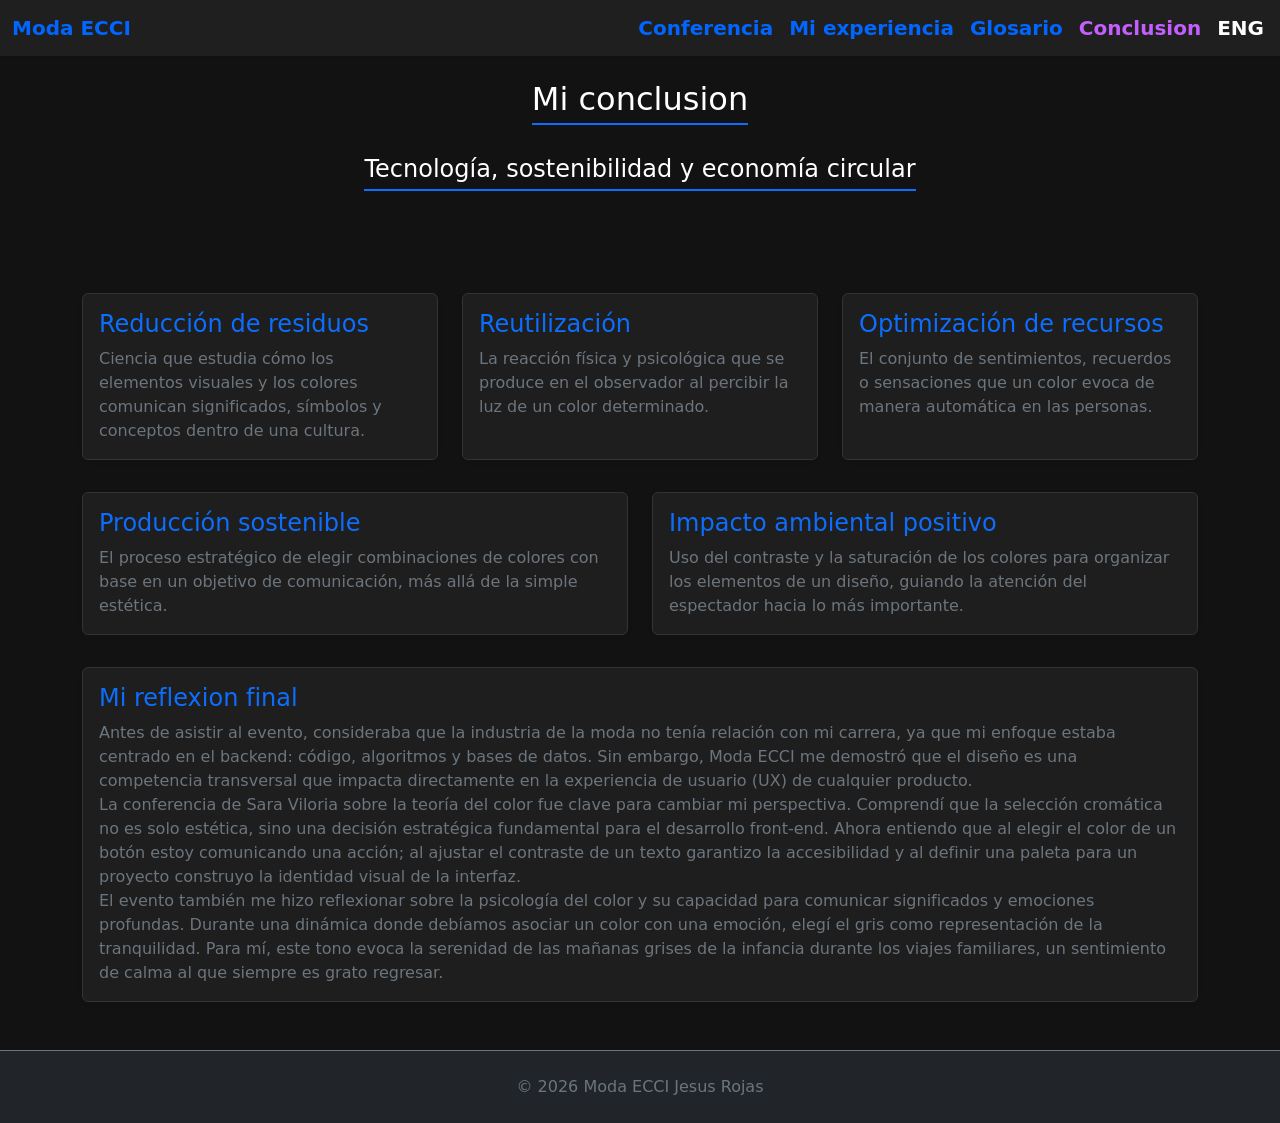
<file: conclusion.html>
<!DOCTYPE html>
<html lang="es" data-bs-theme="dark">

<head>
    <meta charset="UTF-8">
    <meta name="viewport" content="width=device-width, initial-scale=1.0">
    <title>Conferencia de Innovación Tecnológica 2026</title>

    <script src="https://cdn.jsdelivr.net/npm/bootstrap@5.3.2/dist/js/bootstrap.bundle.min.js"></script>
    <link href="https://cdn.jsdelivr.net/npm/bootstrap@5.3.2/dist/css/bootstrap.min.css" rel="stylesheet">
    <link rel="stylesheet" href="CSS/styles.css">

</head>

<body>

    <nav class="navbar navbar-expand-lg navbar-dark shadow-sm">
        <div class="container">
            <a class="navigation navbar-brand fw-bold" href="index.html">Moda ECCI</a>
        </div>
        <a class="navigation navbar-brand fw-bold" href="conferencia.html">Conferencia</a>
        <a class="navigation navbar-brand fw-bold" href="miExperiencia.html">Mi experiencia</a>
        <a class="navigation navbar-brand fw-bold" href="glosario.html">Glosario</a>
        <a class="active navigation navbar-brand fw-bold" href="conclusion.html">Conclusion</a>
        <a class="navbar-brand fw-bold" href="inglesconclusion.html">ENG</a>
    </nav>

    <header class="container mt-4 mb-5">
        <div class="text-center">
            <h2 class="section-title">Mi conclusion</h2>
        </div>
        <div class="text-center">
            <h4 class="section-title">Tecnología, sostenibilidad y economía circular</h3>
        </div>
    </header>

    <main class="container mb-5">

        <div class="row row-cols-1 row-cols-md-2 row-cols-lg-3 g-4 mt-2">

            <div class="col">
                <div class="card h-100 shadow-sm">
                    <div class="card-body">
                        <h4 class="card-title text-primary">Reducción de residuos</h4>
                        <p class="card-text text-secondary">
                            Ciencia que estudia cómo los elementos visuales y los colores comunican significados, símbolos y conceptos dentro de una cultura.
                        </p>
                    </div>
                </div>
            </div>

            <div class="col">
                <div class="card h-100 shadow-sm">
                    <div class="card-body">
                        <h4 class="card-title text-primary">Reutilización</h4>
                        <p class="card-text text-secondary">
                            La reacción física y psicológica que se produce en el observador al percibir la luz de un color determinado.
                        </p>
                    </div>
                </div>
            </div>

            <div class="col">
                <div class="card h-100 shadow-sm">
                    <div class="card-body">
                        <h4 class="card-title text-primary">Optimización de recursos</h4>
                        <p class="card-text text-secondary">
                            El conjunto de sentimientos, recuerdos o sensaciones que un color evoca de manera automática en las personas.
                        </p>
                    </div>
                </div>
            </div>
        </div>

        <div class="row row-cols-1 row-cols-md-2 g-4 mt-2">

            <div class="col">
                <div class="card h-100 shadow-sm">
                    <div class="card-body">
                        <h4 class="card-title text-primary">Producción sostenible</h4>
                        <p class="card-text text-secondary">
                            El proceso estratégico de elegir combinaciones de colores con base en un objetivo de comunicación, más allá de la simple estética.
                        </p>
                    </div>
                </div>
            </div>
            
            <div class="col">
                <div class="card h-100 shadow-sm">
                    <div class="card-body">
                        <h4 class="card-title text-primary">Impacto ambiental positivo</h4>
                        <p class="card-text text-secondary">
                            Uso del contraste y la saturación de los colores para organizar los elementos de un diseño, guiando la atención del espectador hacia lo más importante.
                        </p>
                    </div>
                </div>
            </div>
        </div>
        <div class="row row-cols-1 g-4 mt-2">

            <div class="col">
                <div class="card h-100 shadow-sm">
                    <div class="card-body">
                        <h4 class="card-title text-primary">Mi reflexion final</h4>
                        <p class="card-text text-secondary">
                            Antes de asistir al evento, consideraba que la industria de la moda no tenía relación con mi carrera, ya que mi enfoque estaba centrado en el backend: código, algoritmos y bases de datos. Sin embargo, Moda ECCI me demostró que el diseño es una competencia transversal que impacta directamente en la experiencia de usuario (UX) de cualquier producto. <br>
            La conferencia de Sara Viloria sobre la teoría del color fue clave para cambiar mi perspectiva. Comprendí que la selección cromática no es solo estética, sino una decisión estratégica fundamental para el desarrollo front-end. Ahora entiendo que al elegir el color de un botón estoy comunicando una acción; al ajustar el contraste de un texto garantizo la accesibilidad y al definir una paleta para un proyecto construyo la identidad visual de la interfaz. <br>
            El evento también me hizo reflexionar sobre la psicología del color y su capacidad para comunicar significados y emociones profundas. Durante una dinámica donde debíamos asociar un color con una emoción, elegí el gris como representación de la tranquilidad. Para mí, este tono evoca la serenidad de las mañanas grises de la infancia durante los viajes familiares, un sentimiento de calma al que siempre es grato regresar.
                        </p>
                    </div>
                </div>
            </div>
        </div>
    </main>

    <footer class="text-center py-4 bg-dark border-top border-secondary">
        <div class="container">
            <p class="mb-0 text-secondary">&copy; 2026 Moda ECCI Jesus Rojas</p>
        </div>
    </footer>
</body>

</html>
</file>
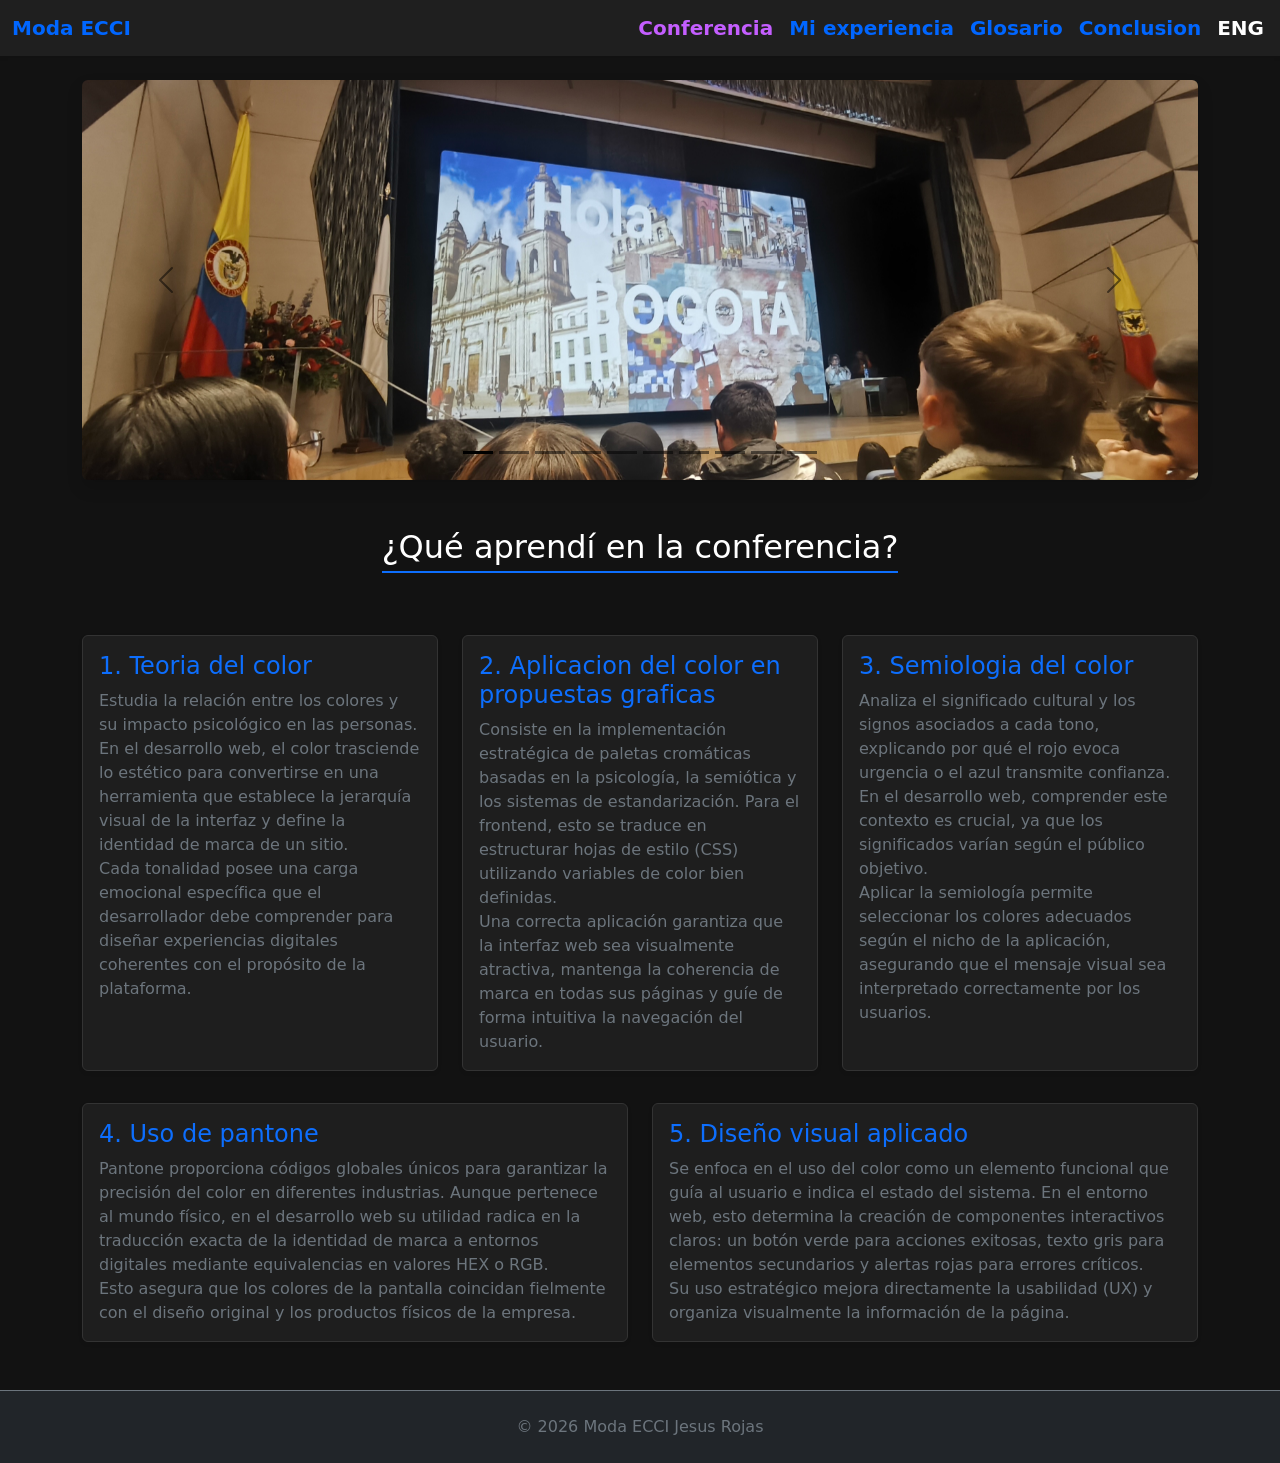
<file: conferencia.html>
<!DOCTYPE html>
<html lang="es" data-bs-theme="dark">

<head>
    <meta charset="UTF-8">
    <meta name="viewport" content="width=device-width, initial-scale=1.0">
    <title>Conferencia de Innovación Tecnológica 2026</title>

    <script src="https://cdn.jsdelivr.net/npm/bootstrap@5.3.2/dist/js/bootstrap.bundle.min.js"></script>
    <link href="https://cdn.jsdelivr.net/npm/bootstrap@5.3.2/dist/css/bootstrap.min.css" rel="stylesheet">
    <link rel="stylesheet" href="CSS/styles.css">

</head>

<body>

    <nav class="navbar navbar-expand-lg navbar-dark shadow-sm">
        <div class="container">
            <a class="navigation navbar-brand fw-bold" href="index.html">Moda ECCI</a>
        </div>
        <a class="active navigation navbar-brand fw-bold" href="conferencia.html">Conferencia</a>
        <a class="navigation navbar-brand fw-bold" href="miExperiencia.html">Mi experiencia</a>
        <a class="navigation navbar-brand fw-bold" href="glosario.html">Glosario</a>
        <a class="navigation navbar-brand fw-bold" href="conclusion.html">Conclusion</a>
        <a class="navbar-brand fw-bold" href="inglesconferencia.html">ENG</a>
    </nav>

    <header class="container mt-4 mb-5">
        <div id="conferenceCarousel" class="carousel slide" data-bs-ride="carousel">
            <div class="carousel-indicators">
                <button type="button" data-bs-target="#conferenceCarousel" data-bs-slide-to="0" class="active"
                    aria-current="true" aria-label="Slide 1"></button>
                <button type="button" data-bs-target="#conferenceCarousel" data-bs-slide-to="1"
                    aria-label="Slide 2"></button>
                <button type="button" data-bs-target="#conferenceCarousel" data-bs-slide-to="2"
                    aria-label="Slide 3"></button>
                <button type="button" data-bs-target="#conferenceCarousel" data-bs-slide-to="3"
                    aria-label="Slide 4"></button>
                <button type="button" data-bs-target="#conferenceCarousel" data-bs-slide-to="4"
                    aria-label="Slide 5"></button>
                <button type="button" data-bs-target="#conferenceCarousel" data-bs-slide-to="5"
                    aria-label="Slide 6"></button>
                <button type="button" data-bs-target="#conferenceCarousel" data-bs-slide-to="6"
                    aria-label="Slide 7"></button>
                <button type="button" data-bs-target="#conferenceCarousel" data-bs-slide-to="7"
                    aria-label="Slide 8"></button>
                <button type="button" data-bs-target="#conferenceCarousel" data-bs-slide-to="8"
                    aria-label="Slide 9"></button>
                <button type="button" data-bs-target="#conferenceCarousel" data-bs-slide-to="9"
                    aria-label="Slide 10"></button>
            </div>
            <div class="carousel-inner rounded shadow">
                <div class="carousel-item active">
                    <img src="images/FotoConvencion3.jpg"
                        class="d-block w-100" alt="Audiencia de la conferencia">
                </div>
                <div class="carousel-item">
                    <img src="images/FotoConvencion4.jpg"
                        class="d-block w-100" alt="Networking">
                </div>
                <div class="carousel-item">
                    <img src="images/FotoConvencion5.jpg"
                        class="d-block w-100" alt="Networking">
                </div>
                <div class="carousel-item">
                    <img src="images/FotoConvencion6.jpg"
                        class="d-block w-100" alt="Networking">
                </div>
                <div class="carousel-item">
                    <img src="images/FotoConvencion7.jpg"
                        class="d-block w-100" alt="Networking">
                </div>
                <div class="carousel-item">
                    <img src="images/FotoConvencion9.jpg"
                        class="d-block w-100" alt="Networking">
                </div>
                <div class="carousel-item">
                    <img src="images/FotoConvencion11.jpg"
                        class="d-block w-100" alt="Networking">
                </div>
                <div class="carousel-item">
                    <img src="images/FotoConvencion15.jpg"
                        class="d-block w-100" alt="Networking">
                </div>
                <div class="carousel-item">
                    <img src="images/FotoConvencion16.jpg"
                        class="d-block w-100" alt="Networking">
                </div>
                <div class="carousel-item">
                    <img src="images/FotoConvencion18.jpg"
                        class="d-block w-100" alt="Networking">
                </div>
            </div>
            <button class="carousel-control-prev" type="button" data-bs-target="#conferenceCarousel"
                data-bs-slide="prev">
                <span class="carousel-control-prev-icon" aria-hidden="true"></span>
                <span class="visually-hidden">Anterior</span>
            </button>
            <button class="carousel-control-next" type="button" data-bs-target="#conferenceCarousel"
                data-bs-slide="next">
                <span class="carousel-control-next-icon" aria-hidden="true"></span>
                <span class="visually-hidden">Siguiente</span>
            </button>
        </div>
    </header>

    <main class="container mb-5">
        <div class="text-center">
            <h2 class="section-title">¿Qué aprendí en la conferencia?</h2>
        </div>

        <div class="row row-cols-1 row-cols-md-2 row-cols-lg-3 g-4 mt-2">

            <div class="col">
                <div class="card h-100 shadow-sm">
                    <div class="card-body">
                        <h4 class="card-title text-primary">1. Teoria del color</h4>
                        <p class="card-text text-secondary">
                            Estudia la relación entre los colores y su impacto psicológico en las personas. 
                            En el desarrollo web, el color trasciende lo estético para convertirse en una herramienta que establece la jerarquía 
                            visual de la interfaz y define la identidad de marca de un sitio. <br> 
                            Cada tonalidad posee una carga emocional específica que el desarrollador debe comprender para diseñar experiencias 
                            digitales coherentes con el propósito de la plataforma.
                        </p>
                    </div>
                </div>
            </div>

            <div class="col">
                <div class="card h-100 shadow-sm">
                    <div class="card-body">
                        <h4 class="card-title text-primary">2. Aplicacion del color en propuestas graficas</h4>
                        <p class="card-text text-secondary">
                            Consiste en la implementación estratégica de paletas cromáticas basadas en la psicología, la semiótica y los sistemas de estandarización. 
                            Para el frontend, esto se traduce en estructurar hojas de estilo (CSS) utilizando variables de color bien definidas. <br> 
                            Una correcta aplicación garantiza que la interfaz web sea visualmente atractiva, mantenga la coherencia de marca en todas sus páginas y guíe 
                            de forma intuitiva la navegación del usuario.
                        </p>
                    </div>
                </div>
            </div>

            <div class="col">
                <div class="card h-100 shadow-sm">
                    <div class="card-body">
                        <h4 class="card-title text-primary">3. Semiologia del color</h4>
                        <p class="card-text text-secondary">
                            Analiza el significado cultural y los signos asociados a cada tono, explicando por qué el rojo evoca urgencia o el azul transmite confianza. 
                            En el desarrollo web, comprender este contexto es crucial, ya que los significados varían según el público objetivo. <br> 
                            Aplicar la semiología permite seleccionar los colores adecuados según el nicho de la aplicación, asegurando que el mensaje visual sea interpretado 
                            correctamente por los usuarios.
                        </p>
                    </div>
                </div>
            </div>
        </div>
        <div class="row row-cols-1 row-cols-md-2 g-4 mt-2">
            <div class="col">
                <div class="card h-100 shadow-sm">
                    <div class="card-body">
                        <h4 class="card-title text-primary">4. Uso de pantone</h4>
                        <p class="card-text text-secondary">
                            Pantone proporciona códigos globales únicos para garantizar la precisión del color en diferentes industrias. Aunque pertenece al mundo físico, 
                            en el desarrollo web su utilidad radica en la traducción exacta de la identidad de marca a entornos digitales mediante equivalencias en valores 
                            HEX o RGB. <br> 
                            Esto asegura que los colores de la pantalla coincidan fielmente con el diseño original y los productos físicos de la empresa.
                        </p>
                    </div>
                </div>
            </div>

            <div class="col">
                <div class="card h-100 shadow-sm">
                    <div class="card-body">
                        <h4 class="card-title text-primary">5. Diseño visual aplicado</h4>
                        <p class="card-text text-secondary">
                            Se enfoca en el uso del color como un elemento funcional que guía al usuario e indica el estado del sistema. En el entorno web, esto determina la 
                            creación de componentes interactivos claros: un botón verde para acciones exitosas, texto gris para elementos secundarios y alertas rojas para 
                            errores críticos. <br> 
                            Su uso estratégico mejora directamente la usabilidad (UX) y organiza visualmente la información de la página.
                        </p>
                    </div>
                </div>
            </div>
        </div>
    </main>

    <footer class="text-center py-4 bg-dark border-top border-secondary">
        <div class="container">
            <p class="mb-0 text-secondary">&copy; 2026 Moda ECCI Jesus Rojas</p>
        </div>
    </footer>
</body>

</html>
</file>
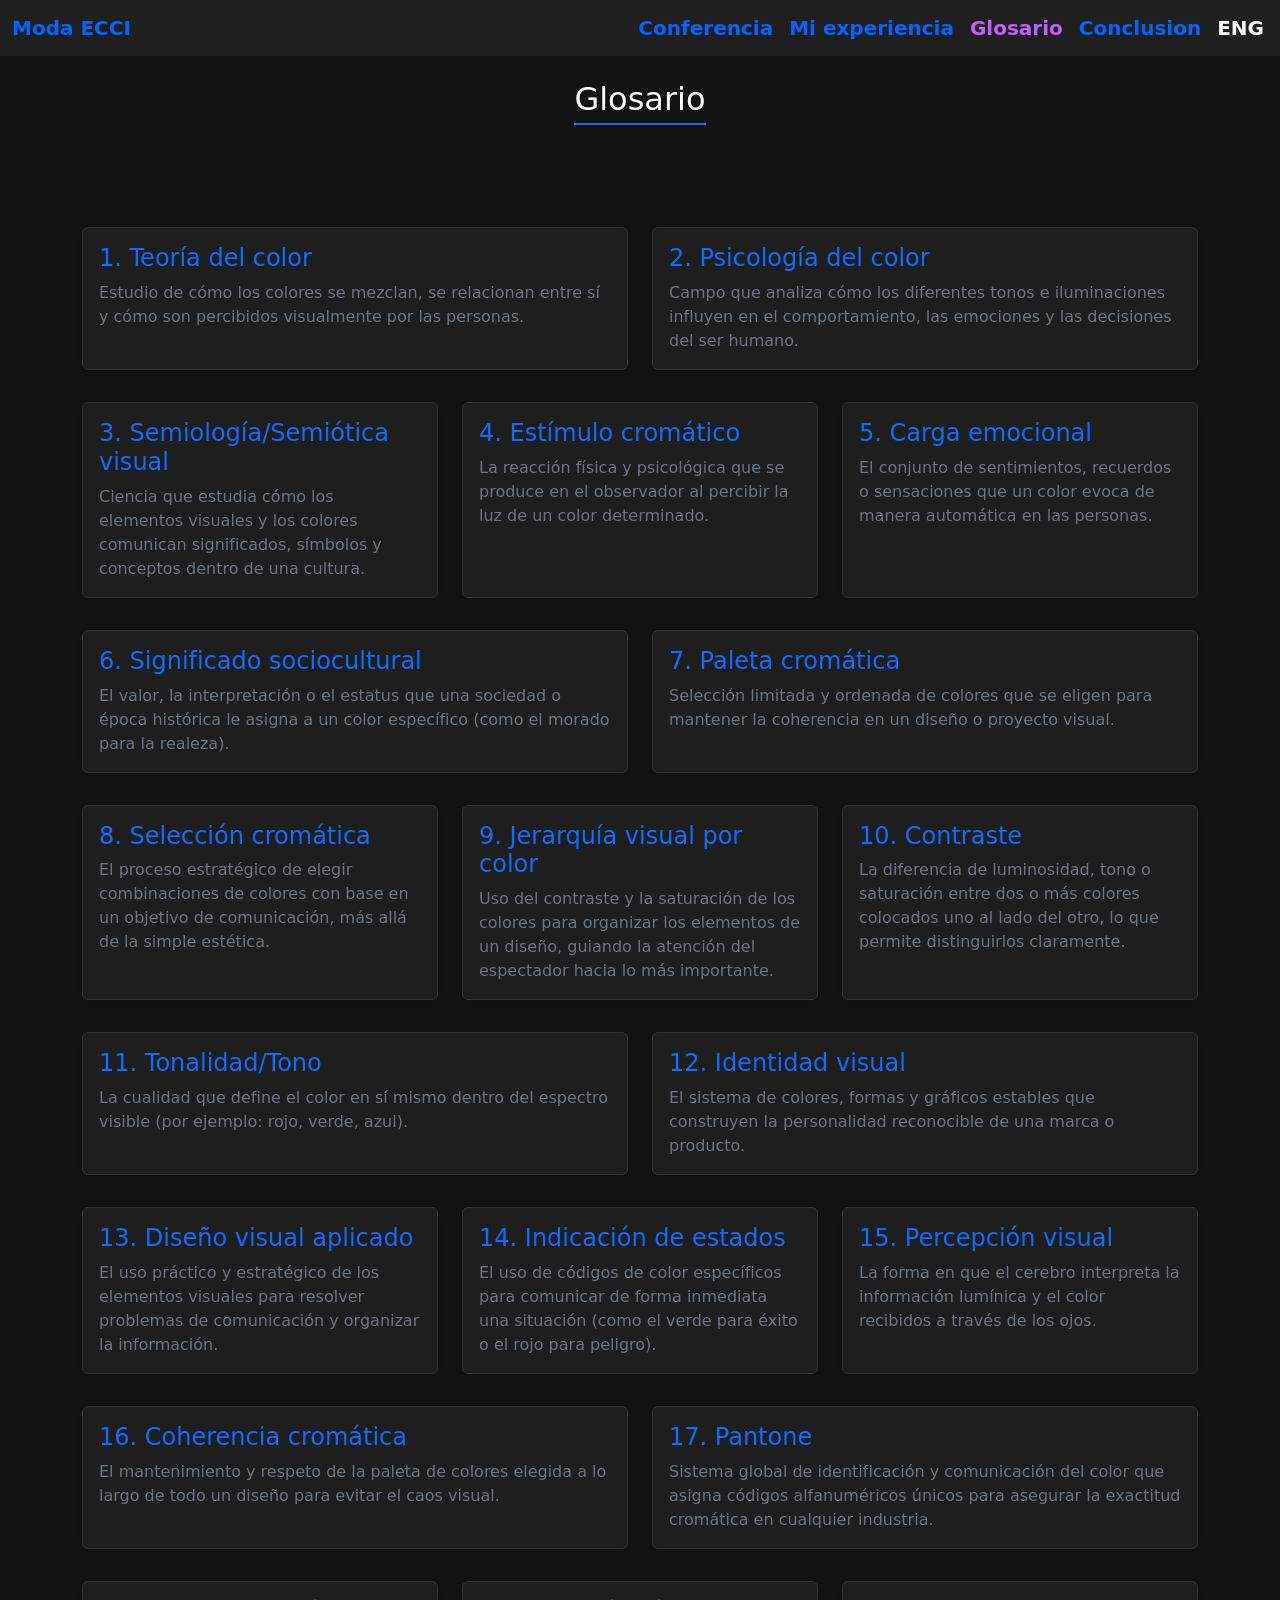
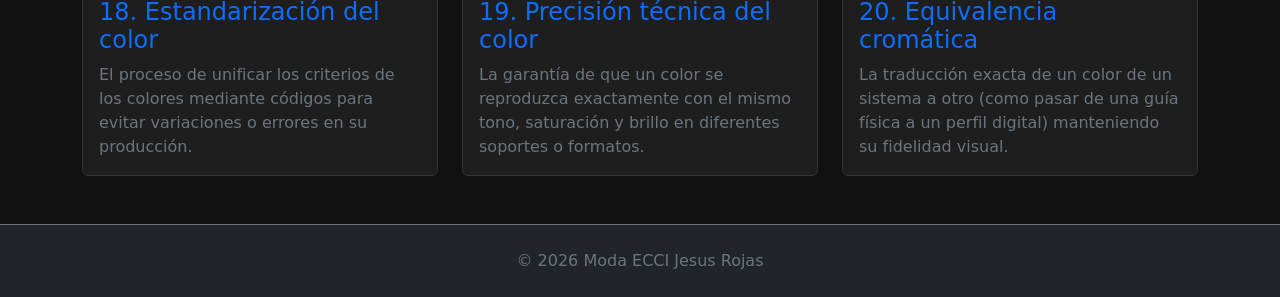
<file: glosario.html>
<!DOCTYPE html>
<html lang="es" data-bs-theme="dark">

<head>
    <meta charset="UTF-8">
    <meta name="viewport" content="width=device-width, initial-scale=1.0">
    <title>Conferencia de Innovación Tecnológica 2026</title>

    <script src="https://cdn.jsdelivr.net/npm/bootstrap@5.3.2/dist/js/bootstrap.bundle.min.js"></script>
    <link href="https://cdn.jsdelivr.net/npm/bootstrap@5.3.2/dist/css/bootstrap.min.css" rel="stylesheet">
    <link rel="stylesheet" href="CSS/styles.css">

</head>

<body>

    <nav class="navbar navbar-expand-lg navbar-dark shadow-sm">
        <div class="container">
            <a class="navigation navbar-brand fw-bold" href="index.html">Moda ECCI</a>
        </div>
        <a class="navigation navbar-brand fw-bold" href="conferencia.html">Conferencia</a>
        <a class="navigation navbar-brand fw-bold" href="miExperiencia.html">Mi experiencia</a>
        <a class="active navigation navbar-brand fw-bold" href="glosario.html">Glosario</a>
        <a class="navigation navbar-brand fw-bold" href="conclusion.html">Conclusion</a>
        <a class="navbar-brand fw-bold" href="inglesglosario.html">ENG</a>
    </nav>

    <header class="container mt-4 mb-5">
        <div class="text-center">
            <h2 class="section-title">Glosario</h2>
        </div>
    </header>

    <main class="container mb-5">

        <div class="row row-cols-1 row-cols-md-2 g-4 mt-2">

            <div class="col">
                <div class="card h-100 shadow-sm">
                    <div class="card-body">
                        <h4 class="card-title text-primary">1. Teoría del color</h4>
                        <p class="card-text text-secondary">
                            Estudio de cómo los colores se mezclan, se relacionan entre sí y cómo son percibidos visualmente por las personas.
                        </p>
                    </div>
                </div>
            </div>

            <div class="col">
                <div class="card h-100 shadow-sm">
                    <div class="card-body">
                        <h4 class="card-title text-primary">2. Psicología del color</h4>
                        <p class="card-text text-secondary">
                            Campo que analiza cómo los diferentes tonos e iluminaciones influyen en el comportamiento, las emociones y las decisiones del ser humano.
                        </p>
                    </div>
                </div>
            </div>
        </div>

        <div class="row row-cols-1 row-cols-md-2 row-cols-lg-3 g-4 mt-2">

            <div class="col">
                <div class="card h-100 shadow-sm">
                    <div class="card-body">
                        <h4 class="card-title text-primary">3. Semiología/Semiótica visual</h4>
                        <p class="card-text text-secondary">
                            Ciencia que estudia cómo los elementos visuales y los colores comunican significados, símbolos y conceptos dentro de una cultura.
                        </p>
                    </div>
                </div>
            </div>

            <div class="col">
                <div class="card h-100 shadow-sm">
                    <div class="card-body">
                        <h4 class="card-title text-primary">4. Estímulo cromático</h4>
                        <p class="card-text text-secondary">
                            La reacción física y psicológica que se produce en el observador al percibir la luz de un color determinado.
                        </p>
                    </div>
                </div>
            </div>

            <div class="col">
                <div class="card h-100 shadow-sm">
                    <div class="card-body">
                        <h4 class="card-title text-primary">5. Carga emocional</h4>
                        <p class="card-text text-secondary">
                            El conjunto de sentimientos, recuerdos o sensaciones que un color evoca de manera automática en las personas.
                        </p>
                    </div>
                </div>
            </div>
        </div>
        <div class="row row-cols-1 row-cols-md-2 g-4 mt-2">

            <div class="col">
                <div class="card h-100 shadow-sm">
                    <div class="card-body">
                        <h4 class="card-title text-primary">6. Significado sociocultural</h4>
                        <p class="card-text text-secondary">                            
                            El valor, la interpretación o el estatus que una sociedad o época histórica le asigna a un color específico (como el morado para la realeza).
                        </p>
                    </div>
                </div>
            </div>

            <div class="col">
                <div class="card h-100 shadow-sm">
                    <div class="card-body">
                        <h4 class="card-title text-primary">7. Paleta cromática</h4>
                        <p class="card-text text-secondary">
                            Selección limitada y ordenada de colores que se eligen para mantener la coherencia en un diseño o proyecto visual.
                        </p>
                    </div>
                </div>
            </div>
        </div>

        <div class="row row-cols-1 row-cols-md-2 row-cols-lg-3 g-4 mt-2">

            <div class="col">
                <div class="card h-100 shadow-sm">
                    <div class="card-body">
                        <h4 class="card-title text-primary">8. Selección cromática</h4>
                        <p class="card-text text-secondary">
                            El proceso estratégico de elegir combinaciones de colores con base en un objetivo de comunicación, más allá de la simple estética.
                        </p>
                    </div>
                </div>
            </div>
            
            <div class="col">
                <div class="card h-100 shadow-sm">
                    <div class="card-body">
                        <h4 class="card-title text-primary">9. Jerarquía visual por color</h4>
                        <p class="card-text text-secondary">
                            Uso del contraste y la saturación de los colores para organizar los elementos de un diseño, guiando la atención del espectador hacia lo más importante.
                        </p>
                    </div>
                </div>
            </div>

            <div class="col">
                <div class="card h-100 shadow-sm">
                    <div class="card-body">
                        <h4 class="card-title text-primary">10. Contraste</h4>
                        <p class="card-text text-secondary">
                            La diferencia de luminosidad, tono o saturación entre dos o más colores colocados uno al lado del otro, lo que permite distinguirlos claramente.
                        </p>
                    </div>
                </div>
            </div>
        </div>
        <div class="row row-cols-1 row-cols-md-2 g-4 mt-2">

            <div class="col">
                <div class="card h-100 shadow-sm">
                    <div class="card-body">
                        <h4 class="card-title text-primary">11. Tonalidad/Tono</h4>
                        <p class="card-text text-secondary">
                            La cualidad que define el color en sí mismo dentro del espectro visible (por ejemplo: rojo, verde, azul).
                        </p>
                    </div>
                </div>
            </div>

            <div class="col">
                <div class="card h-100 shadow-sm">
                    <div class="card-body">
                        <h4 class="card-title text-primary">12. Identidad visual</h4>
                        <p class="card-text text-secondary">
                            El sistema de colores, formas y gráficos estables que construyen la personalidad reconocible de una marca o producto.
                        </p>
                    </div>
                </div>
            </div>
        </div>

        <div class="row row-cols-1 row-cols-md-2 row-cols-lg-3 g-4 mt-2">

            <div class="col">
                <div class="card h-100 shadow-sm">
                    <div class="card-body">
                        <h4 class="card-title text-primary">13. Diseño visual aplicado</h4>
                        <p class="card-text text-secondary">
                            El uso práctico y estratégico de los elementos visuales para resolver problemas de comunicación y organizar la información.
                        </p>
                    </div>
                </div>
            </div>
            
            <div class="col">
                <div class="card h-100 shadow-sm">
                    <div class="card-body">
                        <h4 class="card-title text-primary">14. Indicación de estados</h4>
                        <p class="card-text text-secondary">
                            El uso de códigos de color específicos para comunicar de forma inmediata una situación (como el verde para éxito o el rojo para peligro).
                        </p>
                    </div>
                </div>
            </div>

            <div class="col">
                <div class="card h-100 shadow-sm">
                    <div class="card-body">
                        <h4 class="card-title text-primary">15. Percepción visual</h4>
                        <p class="card-text text-secondary">
                            La forma en que el cerebro interpreta la información lumínica y el color recibidos a través de los ojos.
                        </p>
                    </div>
                </div>
            </div>
        </div>
        <div class="row row-cols-1 row-cols-md-2 g-4 mt-2">

            <div class="col">
                <div class="card h-100 shadow-sm">
                    <div class="card-body">
                        <h4 class="card-title text-primary">16. Coherencia cromática</h4>
                        <p class="card-text text-secondary">
                            El mantenimiento y respeto de la paleta de colores elegida a lo largo de todo un diseño para evitar el caos visual.
                        </p>
                    </div>
                </div>
            </div>

            <div class="col">
                <div class="card h-100 shadow-sm">
                    <div class="card-body">
                        <h4 class="card-title text-primary">17. Pantone</h4>
                        <p class="card-text text-secondary">
                            Sistema global de identificación y comunicación del color que asigna códigos alfanuméricos únicos para asegurar la exactitud cromática en cualquier industria.
                        </p>
                    </div>
                </div>
            </div>
        </div>

        <div class="row row-cols-1 row-cols-md-2 row-cols-lg-3 g-4 mt-2">

            <div class="col">
                <div class="card h-100 shadow-sm">
                    <div class="card-body">
                        <h4 class="card-title text-primary">18. Estandarización del color</h4>
                        <p class="card-text text-secondary">
                            El proceso de unificar los criterios de los colores mediante códigos para evitar variaciones o errores en su producción.
                        </p>
                    </div>
                </div>
            </div>
            
            <div class="col">
                <div class="card h-100 shadow-sm">
                    <div class="card-body">
                        <h4 class="card-title text-primary">19. Precisión técnica del color</h4>
                        <p class="card-text text-secondary">
                            La garantía de que un color se reproduzca exactamente con el mismo tono, saturación y brillo en diferentes soportes o formatos.
                        </p>
                    </div>
                </div>
            </div>

            <div class="col">
                <div class="card h-100 shadow-sm">
                    <div class="card-body">
                        <h4 class="card-title text-primary">20. Equivalencia cromática</h4>
                        <p class="card-text text-secondary">
                            La traducción exacta de un color de un sistema a otro (como pasar de una guía física a un perfil digital) manteniendo su fidelidad visual.
                        </p>
                    </div>
                </div>
            </div>
        </div>
    </main>

    <footer class="text-center py-4 bg-dark border-top border-secondary">
        <div class="container">
            <p class="mb-0 text-secondary">&copy; 2026 Moda ECCI Jesus Rojas</p>
        </div>
    </footer>
</body>

</html>
</file>
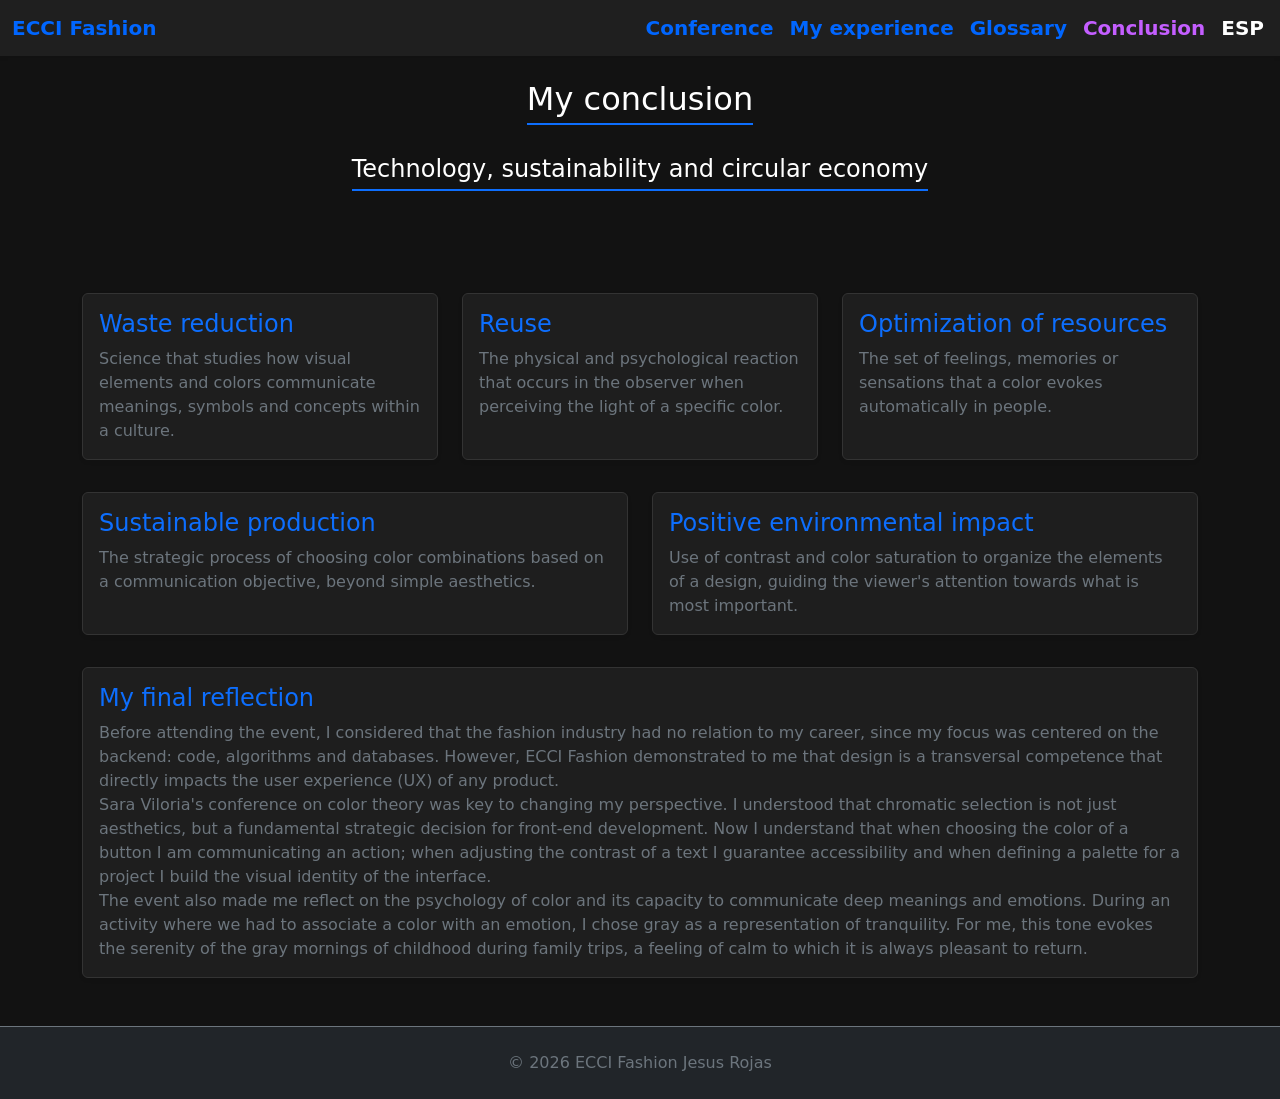
<file: inglesconclusion.html>
<!DOCTYPE html>
<html lang="en" data-bs-theme="dark">

<head>
    <meta charset="UTF-8">
    <meta name="viewport" content="width=device-width, initial-scale=1.0">
    <title>Technological Innovation Conference 2026</title>

    <script src="https://cdn.jsdelivr.net/npm/bootstrap@5.3.2/dist/js/bootstrap.bundle.min.js"></script>
    <link href="https://cdn.jsdelivr.net/npm/bootstrap@5.3.2/dist/css/bootstrap.min.css" rel="stylesheet">
    <link rel="stylesheet" href="CSS/styles.css">

</head>

<body>

    <nav class="navbar navbar-expand-lg navbar-dark shadow-sm">
        <div class="container">
            <a class="navigation navbar-brand fw-bold" href="inglesIndex.html">ECCI Fashion</a>
        </div>
        <a class="navigation navbar-brand fw-bold" href="inglesconferencia.html">Conference</a>
        <a class="navigation navbar-brand fw-bold" href="inglesMiExperiencia.html">My experience</a>
        <a class="navigation navbar-brand fw-bold" href="inglesglosario.html">Glossary</a>
        <a class="active navigation navbar-brand fw-bold" href="inglesconclusion.html">Conclusion</a>
        <a class="navbar-brand fw-bold" href="conclusion.html">ESP</a>
    </nav>

    <header class="container mt-4 mb-5">
        <div class="text-center">
            <h2 class="section-title">My conclusion</h2>
        </div>
        <div class="text-center">
            <h4 class="section-title">Technology, sustainability and circular economy</h3>
        </div>
    </header>

    <main class="container mb-5">

        <div class="row row-cols-1 row-cols-md-2 row-cols-lg-3 g-4 mt-2">

            <div class="col">
                <div class="card h-100 shadow-sm">
                    <div class="card-body">
                        <h4 class="card-title text-primary">Waste reduction</h4>
                        <p class="card-text text-secondary">
                            Science that studies how visual elements and colors communicate meanings, symbols and concepts within a culture.
                        </p>
                    </div>
                </div>
            </div>

            <div class="col">
                <div class="card h-100 shadow-sm">
                    <div class="card-body">
                        <h4 class="card-title text-primary">Reuse</h4>
                        <p class="card-text text-secondary">
                            The physical and psychological reaction that occurs in the observer when perceiving the light of a specific color.
                        </p>
                    </div>
                </div>
            </div>

            <div class="col">
                <div class="card h-100 shadow-sm">
                    <div class="card-body">
                        <h4 class="card-title text-primary">Optimization of resources</h4>
                        <p class="card-text text-secondary">
                            The set of feelings, memories or sensations that a color evokes automatically in people.
                        </p>
                    </div>
                </div>
            </div>
        </div>

        <div class="row row-cols-1 row-cols-md-2 g-4 mt-2">

            <div class="col">
                <div class="card h-100 shadow-sm">
                    <div class="card-body">
                        <h4 class="card-title text-primary">Sustainable production</h4>
                        <p class="card-text text-secondary">
                            The strategic process of choosing color combinations based on a communication objective, beyond simple aesthetics.
                        </p>
                    </div>
                </div>
            </div>
            
            <div class="col">
                <div class="card h-100 shadow-sm">
                    <div class="card-body">
                        <h4 class="card-title text-primary">Positive environmental impact</h4>
                        <p class="card-text text-secondary">
                            Use of contrast and color saturation to organize the elements of a design, guiding the viewer's attention towards what is most important.
                        </p>
                    </div>
                </div>
            </div>
        </div>
        <div class="row row-cols-1 g-4 mt-2">

            <div class="col">
                <div class="card h-100 shadow-sm">
                    <div class="card-body">
                        <h4 class="card-title text-primary">My final reflection</h4>
                        <p class="card-text text-secondary">
                            Before attending the event, I considered that the fashion industry had no relation to my career, since my focus was centered on the backend: code, algorithms and databases. However, ECCI Fashion demonstrated to me that design is a transversal competence that directly impacts the user experience (UX) of any product. <br>
            Sara Viloria's conference on color theory was key to changing my perspective. I understood that chromatic selection is not just aesthetics, but a fundamental strategic decision for front-end development. Now I understand that when choosing the color of a button I am communicating an action; when adjusting the contrast of a text I guarantee accessibility and when defining a palette for a project I build the visual identity of the interface. <br>
            The event also made me reflect on the psychology of color and its capacity to communicate deep meanings and emotions. During an activity where we had to associate a color with an emotion, I chose gray as a representation of tranquility. For me, this tone evokes the serenity of the gray mornings of childhood during family trips, a feeling of calm to which it is always pleasant to return.
                        </p>
                    </div>
                </div>
            </div>
        </div>
    </main>

    <footer class="text-center py-4 bg-dark border-top border-secondary">
        <div class="container">
            <p class="mb-0 text-secondary">&copy; 2026 ECCI Fashion Jesus Rojas</p>
        </div>
    </footer>
</body>

</html>
</file>
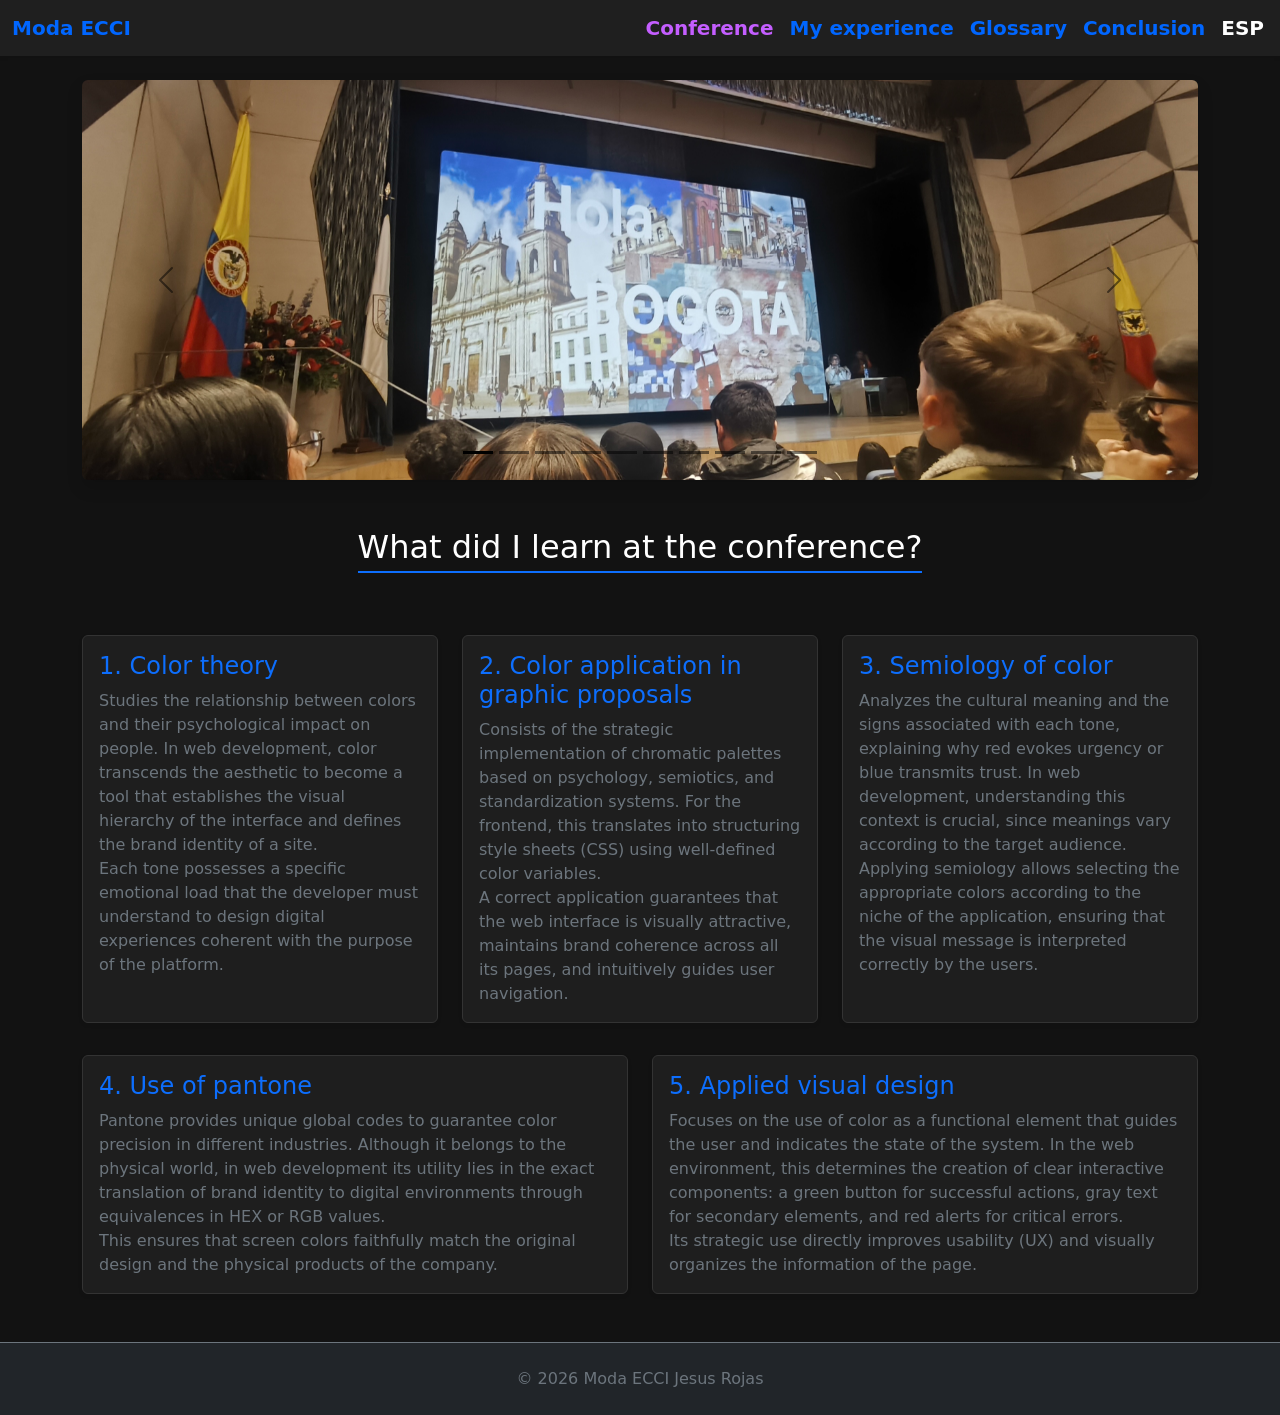
<file: inglesconferencia.html>
<!DOCTYPE html>
<html lang="en" data-bs-theme="dark">

<head>
    <meta charset="UTF-8">
    <meta name="viewport" content="width=device-width, initial-scale=1.0">
    <title>Technological Innovation Conference 2026</title>

    <script src="https://cdn.jsdelivr.net/npm/bootstrap@5.3.2/dist/js/bootstrap.bundle.min.js"></script>
    <link href="https://cdn.jsdelivr.net/npm/bootstrap@5.3.2/dist/css/bootstrap.min.css" rel="stylesheet">
    <link rel="stylesheet" href="CSS/styles.css">

</head>

<body>

    <nav class="navbar navbar-expand-lg navbar-dark shadow-sm">
        <div class="container">
            <a class="navigation navbar-brand fw-bold" href="inglesIndex.html">Moda ECCI</a>
        </div>
        <a class="active navigation navbar-brand fw-bold" href="inglesconferencia.html">Conference</a>
        <a class="navigation navbar-brand fw-bold" href="inglesMiExperiencia.html">My experience</a>
        <a class="navigation navbar-brand fw-bold" href="inglesglosario.html">Glossary</a>
        <a class="navigation navbar-brand fw-bold" href="inglesconclusion.html">Conclusion</a>
        <a class="navbar-brand fw-bold" href="conferencia.html">ESP</a>
    </nav>

    <header class="container mt-4 mb-5">
        <div id="conferenceCarousel" class="carousel slide" data-bs-ride="carousel">
            <div class="carousel-indicators">
                <button type="button" data-bs-target="#conferenceCarousel" data-bs-slide-to="0" class="active"
                    aria-current="true" aria-label="Slide 1"></button>
                <button type="button" data-bs-target="#conferenceCarousel" data-bs-slide-to="1"
                    aria-label="Slide 2"></button>
                <button type="button" data-bs-target="#conferenceCarousel" data-bs-slide-to="2"
                    aria-label="Slide 3"></button>
                <button type="button" data-bs-target="#conferenceCarousel" data-bs-slide-to="3"
                    aria-label="Slide 4"></button>
                <button type="button" data-bs-target="#conferenceCarousel" data-bs-slide-to="4"
                    aria-label="Slide 5"></button>
                <button type="button" data-bs-target="#conferenceCarousel" data-bs-slide-to="5"
                    aria-label="Slide 6"></button>
                <button type="button" data-bs-target="#conferenceCarousel" data-bs-slide-to="6"
                    aria-label="Slide 7"></button>
                <button type="button" data-bs-target="#conferenceCarousel" data-bs-slide-to="7"
                    aria-label="Slide 8"></button>
                <button type="button" data-bs-target="#conferenceCarousel" data-bs-slide-to="8"
                    aria-label="Slide 9"></button>
                <button type="button" data-bs-target="#conferenceCarousel" data-bs-slide-to="9"
                    aria-label="Slide 10"></button>
            </div>
            <div class="carousel-inner rounded shadow">
                <div class="carousel-item active">
                    <img src="images/FotoConvencion3.jpg"
                        class="d-block w-100" alt="Conference audience">
                </div>
                <div class="carousel-item">
                    <img src="images/FotoConvencion4.jpg"
                        class="d-block w-100" alt="Networking">
                </div>
                <div class="carousel-item">
                    <img src="images/FotoConvencion5.jpg"
                        class="d-block w-100" alt="Networking">
                </div>
                <div class="carousel-item">
                    <img src="images/FotoConvencion6.jpg"
                        class="d-block w-100" alt="Networking">
                </div>
                <div class="carousel-item">
                    <img src="images/FotoConvencion7.jpg"
                        class="d-block w-100" alt="Networking">
                </div>
                <div class="carousel-item">
                    <img src="images/FotoConvencion9.jpg"
                        class="d-block w-100" alt="Networking">
                </div>
                <div class="carousel-item">
                    <img src="images/FotoConvencion11.jpg"
                        class="d-block w-100" alt="Networking">
                </div>
                <div class="carousel-item">
                    <img src="images/FotoConvencion15.jpg"
                        class="d-block w-100" alt="Networking">
                </div>
                <div class="carousel-item">
                    <img src="images/FotoConvencion16.jpg"
                        class="d-block w-100" alt="Networking">
                </div>
                <div class="carousel-item">
                    <img src="images/FotoConvencion18.jpg"
                        class="d-block w-100" alt="Networking">
                </div>
            </div>
            <button class="carousel-control-prev" type="button" data-bs-target="#conferenceCarousel"
                data-bs-slide="prev">
                <span class="carousel-control-prev-icon" aria-hidden="true"></span>
                <span class="visually-hidden">Previous</span>
            </button>
            <button class="carousel-control-next" type="button" data-bs-target="#conferenceCarousel"
                data-bs-slide="next">
                <span class="carousel-control-next-icon" aria-hidden="true"></span>
                <span class="visually-hidden">Next</span>
            </button>
        </div>
    </header>

    <main class="container mb-5">
        <div class="text-center">
            <h2 class="section-title">What did I learn at the conference?</h2>
        </div>

        <div class="row row-cols-1 row-cols-md-2 row-cols-lg-3 g-4 mt-2">

            <div class="col">
                <div class="card h-100 shadow-sm">
                    <div class="card-body">
                        <h4 class="card-title text-primary">1. Color theory</h4>
                        <p class="card-text text-secondary">
                            Studies the relationship between colors and their psychological impact on people. 
                            In web development, color transcends the aesthetic to become a tool that establishes the visual 
                            hierarchy of the interface and defines the brand identity of a site. <br> 
                            Each tone possesses a specific emotional load that the developer must understand to design digital 
                            experiences coherent with the purpose of the platform.
                        </p>
                    </div>
                </div>
            </div>

            <div class="col">
                <div class="card h-100 shadow-sm">
                    <div class="card-body">
                        <h4 class="card-title text-primary">2. Color application in graphic proposals</h4>
                        <p class="card-text text-secondary">
                            Consists of the strategic implementation of chromatic palettes based on psychology, semiotics, and standardization systems. 
                            For the frontend, this translates into structuring style sheets (CSS) using well-defined color variables. <br> 
                            A correct application guarantees that the web interface is visually attractive, maintains brand coherence across all its pages, and intuitively 
                            guides user navigation.
                        </p>
                    </div>
                </div>
            </div>

            <div class="col">
                <div class="card h-100 shadow-sm">
                    <div class="card-body">
                        <h4 class="card-title text-primary">3. Semiology of color</h4>
                        <p class="card-text text-secondary">
                            Analyzes the cultural meaning and the signs associated with each tone, explaining why red evokes urgency or blue transmits trust. 
                            In web development, understanding this context is crucial, since meanings vary according to the target audience. <br> 
                            Applying semiology allows selecting the appropriate colors according to the niche of the application, ensuring that the visual message is interpreted 
                            correctly by the users.
                        </p>
                    </div>
                </div>
            </div>
        </div>
        <div class="row row-cols-1 row-cols-md-2 g-4 mt-2">
            <div class="col">
                <div class="card h-100 shadow-sm">
                    <div class="card-body">
                        <h4 class="card-title text-primary">4. Use of pantone</h4>
                        <p class="card-text text-secondary">
                            Pantone provides unique global codes to guarantee color precision in different industries. Although it belongs to the physical world, 
                            in web development its utility lies in the exact translation of brand identity to digital environments through equivalences in HEX or RGB values. <br> 
                            This ensures that screen colors faithfully match the original design and the physical products of the company.
                        </p>
                    </div>
                </div>
            </div>

            <div class="col">
                <div class="card h-100 shadow-sm">
                    <div class="card-body">
                        <h4 class="card-title text-primary">5. Applied visual design</h4>
                        <p class="card-text text-secondary">
                            Focuses on the use of color as a functional element that guides the user and indicates the state of the system. In the web environment, this determines the 
                            creation of clear interactive components: a green button for successful actions, gray text for secondary elements, and red alerts for 
                            critical errors. <br> 
                            Its strategic use directly improves usability (UX) and visually organizes the information of the page.
                        </p>
                    </div>
                </div>
            </div>
        </div>
    </main>

    <footer class="text-center py-4 bg-dark border-top border-secondary">
        <div class="container">
            <p class="mb-0 text-secondary">&copy; 2026 Moda ECCI Jesus Rojas</p>
        </div>
    </footer>
</body>

</html>
</file>
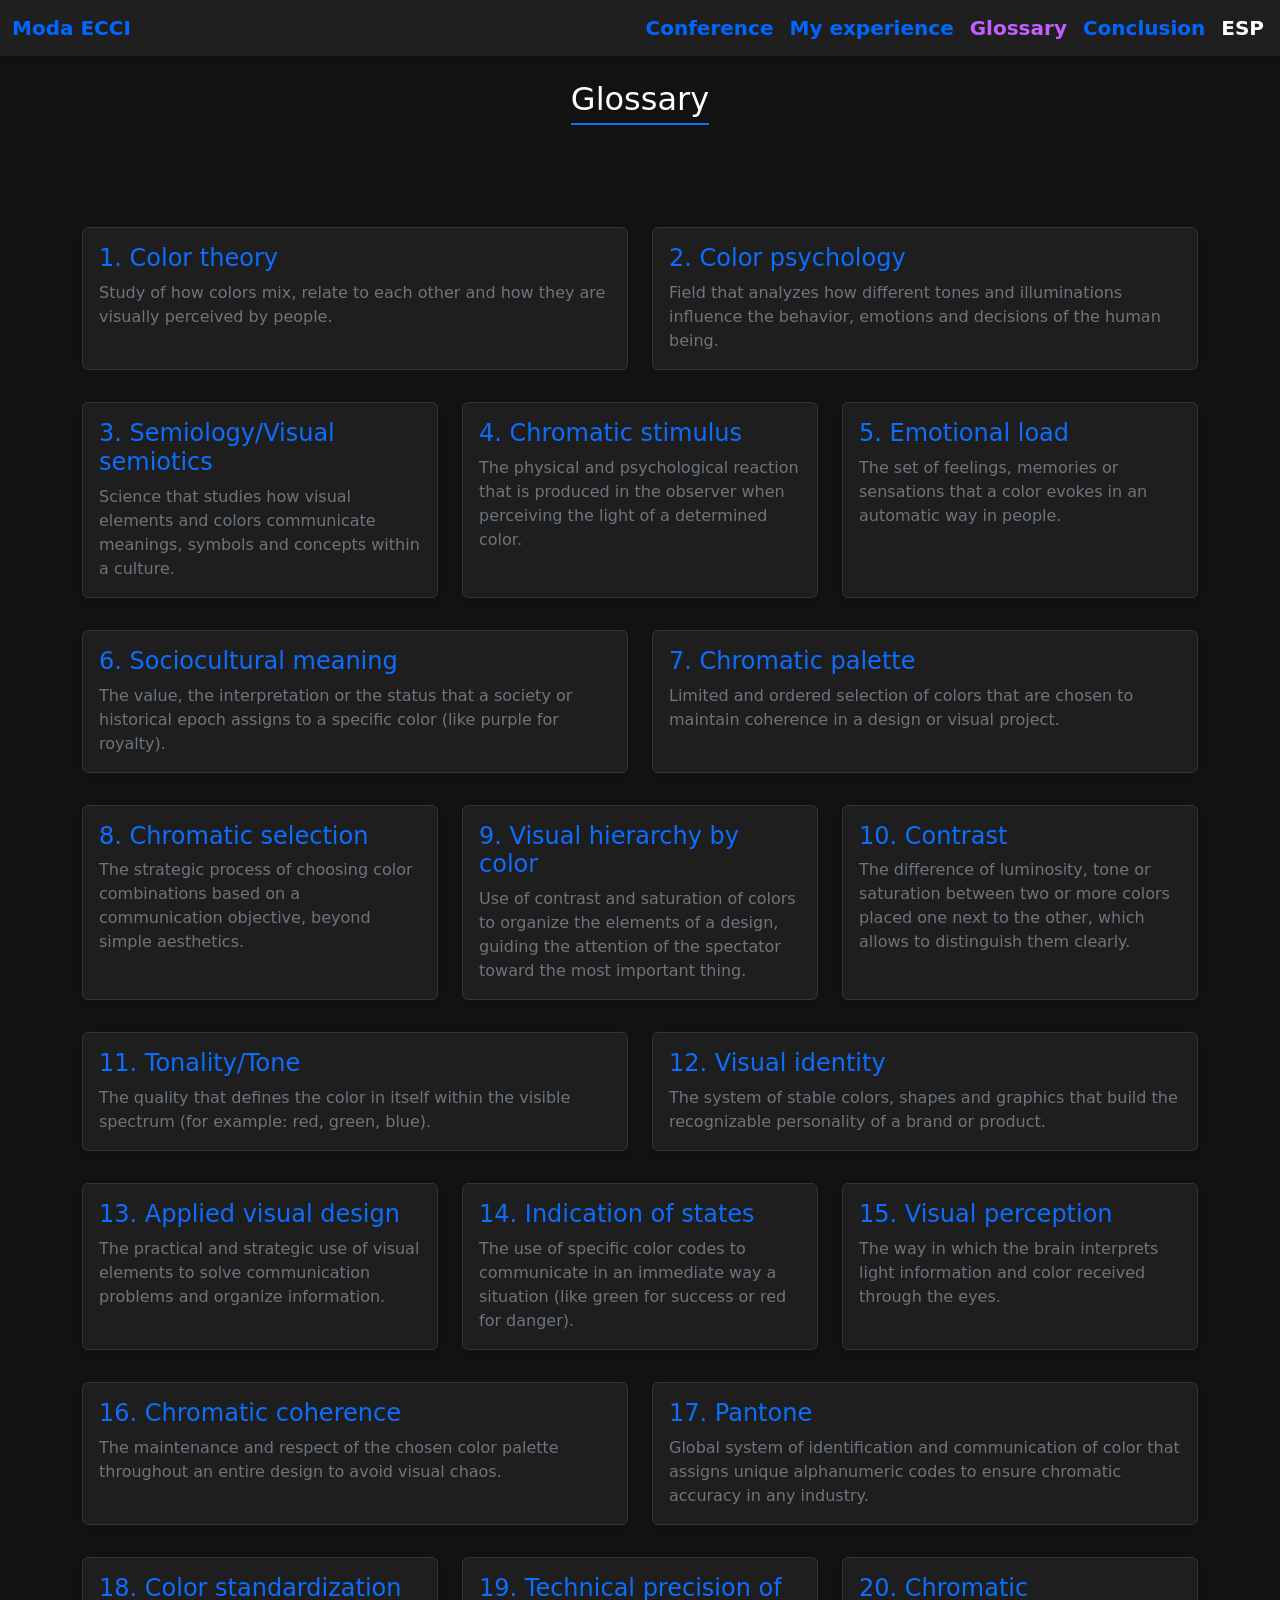
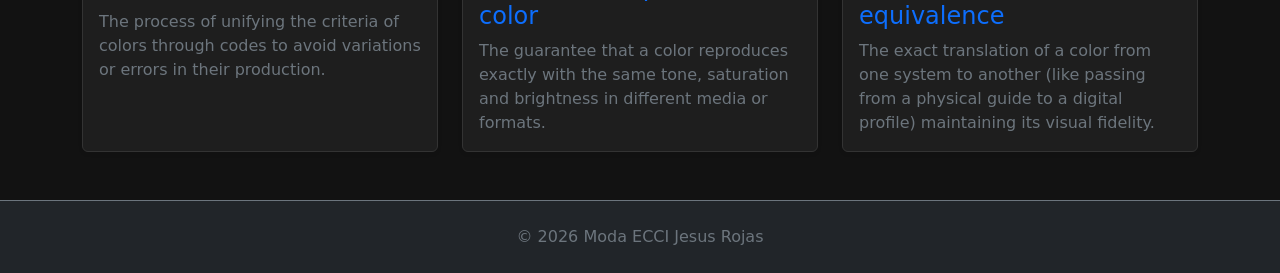
<file: inglesglosario.html>
<!DOCTYPE html>
<html lang="en" data-bs-theme="dark">

<head>
    <meta charset="UTF-8">
    <meta name="viewport" content="width=device-width, initial-scale=1.0">
    <title>Technological Innovation Conference 2026</title>

    <script src="https://cdn.jsdelivr.net/npm/bootstrap@5.3.2/dist/js/bootstrap.bundle.min.js"></script>
    <link href="https://cdn.jsdelivr.net/npm/bootstrap@5.3.2/dist/css/bootstrap.min.css" rel="stylesheet">
    <link rel="stylesheet" href="CSS/styles.css">

</head>

<body>

    <nav class="navbar navbar-expand-lg navbar-dark shadow-sm">
        <div class="container">
            <a class="navigation navbar-brand fw-bold" href="inglesIndex.html">Moda ECCI</a>
        </div>
        <a class="navigation navbar-brand fw-bold" href="inglesconferencia.html">Conference</a>
        <a class="navigation navbar-brand fw-bold" href="inglesMiExperiencia.html">My experience</a>
        <a class="active navigation navbar-brand fw-bold" href="inglesglosario.html">Glossary</a>
        <a class="navigation navbar-brand fw-bold" href="inglesconclusion.html">Conclusion</a>
        <a class="navbar-brand fw-bold" href="glosario.html">ESP</a>
    </nav>

    <header class="container mt-4 mb-5">
        <div class="text-center">
            <h2 class="section-title">Glossary</h2>
        </div>
    </header>

    <main class="container mb-5">

        <div class="row row-cols-1 row-cols-md-2 g-4 mt-2">

            <div class="col">
                <div class="card h-100 shadow-sm">
                    <div class="card-body">
                        <h4 class="card-title text-primary">1. Color theory</h4>
                        <p class="card-text text-secondary">
                            Study of how colors mix, relate to each other and how they are visually perceived by people.
                        </p>
                    </div>
                </div>
            </div>

            <div class="col">
                <div class="card h-100 shadow-sm">
                    <div class="card-body">
                        <h4 class="card-title text-primary">2. Color psychology</h4>
                        <p class="card-text text-secondary">
                            Field that analyzes how different tones and illuminations influence the behavior, emotions and decisions of the human being.
                        </p>
                    </div>
                </div>
            </div>
        </div>

        <div class="row row-cols-1 row-cols-md-2 row-cols-lg-3 g-4 mt-2">

            <div class="col">
                <div class="card h-100 shadow-sm">
                    <div class="card-body">
                        <h4 class="card-title text-primary">3. Semiology/Visual semiotics</h4>
                        <p class="card-text text-secondary">
                            Science that studies how visual elements and colors communicate meanings, symbols and concepts within a culture.
                        </p>
                    </div>
                </div>
            </div>

            <div class="col">
                <div class="card h-100 shadow-sm">
                    <div class="card-body">
                        <h4 class="card-title text-primary">4. Chromatic stimulus</h4>
                        <p class="card-text text-secondary">
                            The physical and psychological reaction that is produced in the observer when perceiving the light of a determined color.
                        </p>
                    </div>
                </div>
            </div>

            <div class="col">
                <div class="card h-100 shadow-sm">
                    <div class="card-body">
                        <h4 class="card-title text-primary">5. Emotional load</h4>
                        <p class="card-text text-secondary">
                            The set of feelings, memories or sensations that a color evokes in an automatic way in people.
                        </p>
                    </div>
                </div>
            </div>
        </div>
        <div class="row row-cols-1 row-cols-md-2 g-4 mt-2">

            <div class="col">
                <div class="card h-100 shadow-sm">
                    <div class="card-body">
                        <h4 class="card-title text-primary">6. Sociocultural meaning</h4>
                        <p class="card-text text-secondary">                            
                            The value, the interpretation or the status that a society or historical epoch assigns to a specific color (like purple for royalty).
                        </p>
                    </div>
                </div>
            </div>

            <div class="col">
                <div class="card h-100 shadow-sm">
                    <div class="card-body">
                        <h4 class="card-title text-primary">7. Chromatic palette</h4>
                        <p class="card-text text-secondary">
                            Limited and ordered selection of colors that are chosen to maintain coherence in a design or visual project.
                        </p>
                    </div>
                </div>
            </div>
        </div>

        <div class="row row-cols-1 row-cols-md-2 row-cols-lg-3 g-4 mt-2">

            <div class="col">
                <div class="card h-100 shadow-sm">
                    <div class="card-body">
                        <h4 class="card-title text-primary">8. Chromatic selection</h4>
                        <p class="card-text text-secondary">
                            The strategic process of choosing color combinations based on a communication objective, beyond simple aesthetics.
                        </p>
                    </div>
                </div>
            </div>
            
            <div class="col">
                <div class="card h-100 shadow-sm">
                    <div class="card-body">
                        <h4 class="card-title text-primary">9. Visual hierarchy by color</h4>
                        <p class="card-text text-secondary">
                            Use of contrast and saturation of colors to organize the elements of a design, guiding the attention of the spectator toward the most important thing.
                        </p>
                    </div>
                </div>
            </div>

            <div class="col">
                <div class="card h-100 shadow-sm">
                    <div class="card-body">
                        <h4 class="card-title text-primary">10. Contrast</h4>
                        <p class="card-text text-secondary">
                            The difference of luminosity, tone or saturation between two or more colors placed one next to the other, which allows to distinguish them clearly.
                        </p>
                    </div>
                </div>
            </div>
        </div>
        <div class="row row-cols-1 row-cols-md-2 g-4 mt-2">

            <div class="col">
                <div class="card h-100 shadow-sm">
                    <div class="card-body">
                        <h4 class="card-title text-primary">11. Tonality/Tone</h4>
                        <p class="card-text text-secondary">
                            The quality that defines the color in itself within the visible spectrum (for example: red, green, blue).
                        </p>
                    </div>
                </div>
            </div>

            <div class="col">
                <div class="card h-100 shadow-sm">
                    <div class="card-body">
                        <h4 class="card-title text-primary">12. Visual identity</h4>
                        <p class="card-text text-secondary">
                            The system of stable colors, shapes and graphics that build the recognizable personality of a brand or product.
                        </p>
                    </div>
                </div>
            </div>
        </div>

        <div class="row row-cols-1 row-cols-md-2 row-cols-lg-3 g-4 mt-2">

            <div class="col">
                <div class="card h-100 shadow-sm">
                    <div class="card-body">
                        <h4 class="card-title text-primary">13. Applied visual design</h4>
                        <p class="card-text text-secondary">
                            The practical and strategic use of visual elements to solve communication problems and organize information.
                        </p>
                    </div>
                </div>
            </div>
            
            <div class="col">
                <div class="card h-100 shadow-sm">
                    <div class="card-body">
                        <h4 class="card-title text-primary">14. Indication of states</h4>
                        <p class="card-text text-secondary">
                            The use of specific color codes to communicate in an immediate way a situation (like green for success or red for danger).
                        </p>
                    </div>
                </div>
            </div>

            <div class="col">
                <div class="card h-100 shadow-sm">
                    <div class="card-body">
                        <h4 class="card-title text-primary">15. Visual perception</h4>
                        <p class="card-text text-secondary">
                            The way in which the brain interprets light information and color received through the eyes.
                        </p>
                    </div>
                </div>
            </div>
        </div>
        <div class="row row-cols-1 row-cols-md-2 g-4 mt-2">

            <div class="col">
                <div class="card h-100 shadow-sm">
                    <div class="card-body">
                        <h4 class="card-title text-primary">16. Chromatic coherence</h4>
                        <p class="card-text text-secondary">
                            The maintenance and respect of the chosen color palette throughout an entire design to avoid visual chaos.
                        </p>
                    </div>
                </div>
            </div>

            <div class="col">
                <div class="card h-100 shadow-sm">
                    <div class="card-body">
                        <h4 class="card-title text-primary">17. Pantone</h4>
                        <p class="card-text text-secondary">
                            Global system of identification and communication of color that assigns unique alphanumeric codes to ensure chromatic accuracy in any industry.
                        </p>
                    </div>
                </div>
            </div>
        </div>

        <div class="row row-cols-1 row-cols-md-2 row-cols-lg-3 g-4 mt-2">

            <div class="col">
                <div class="card h-100 shadow-sm">
                    <div class="card-body">
                        <h4 class="card-title text-primary">18. Color standardization</h4>
                        <p class="card-text text-secondary">
                            The process of unifying the criteria of colors through codes to avoid variations or errors in their production.
                        </p>
                    </div>
                </div>
            </div>
            
            <div class="col">
                <div class="card h-100 shadow-sm">
                    <div class="card-body">
                        <h4 class="card-title text-primary">19. Technical precision of color</h4>
                        <p class="card-text text-secondary">
                            The guarantee that a color reproduces exactly with the same tone, saturation and brightness in different media or formats.
                        </p>
                    </div>
                </div>
            </div>

            <div class="col">
                <div class="card h-100 shadow-sm">
                    <div class="card-body">
                        <h4 class="card-title text-primary">20. Chromatic equivalence</h4>
                        <p class="card-text text-secondary">
                            The exact translation of a color from one system to another (like passing from a physical guide to a digital profile) maintaining its visual fidelity.
                        </p>
                    </div>
                </div>
            </div>
        </div>
    </main>

    <footer class="text-center py-4 bg-dark border-top border-secondary">
        <div class="container">
            <p class="mb-0 text-secondary">&copy; 2026 Moda ECCI Jesus Rojas</p>
        </div>
    </footer>
</body>

</html>
</file>
<file: CSS/styles.css>
body {
            background-color: #121212;
            color: #e0e0e0;
        }
        .navbar {
            background-color: #1f1f1f !important;
        }
        .card {
            background-color: #1e1e1e;
            border-color: #333;
            transition: transform 0.3s ease;
        }
        .card:hover {
            transform: translateY(-5px);
            border-color: #0d6efd;
        }
        .carousel-item img {
            object-fit: cover;
            height: 400px;
        }
        .section-title {
            color: #ffffff;
            border-bottom: 2px solid #0d6efd;
            display: inline-block;
            padding-bottom: 5px;
            margin-bottom: 30px;
        }

.navigation{
    color: #0066ff;
}


.active{
    color: #c45eff;
}

.cabecera-imagen{
    object-position: top;
}
</file>
